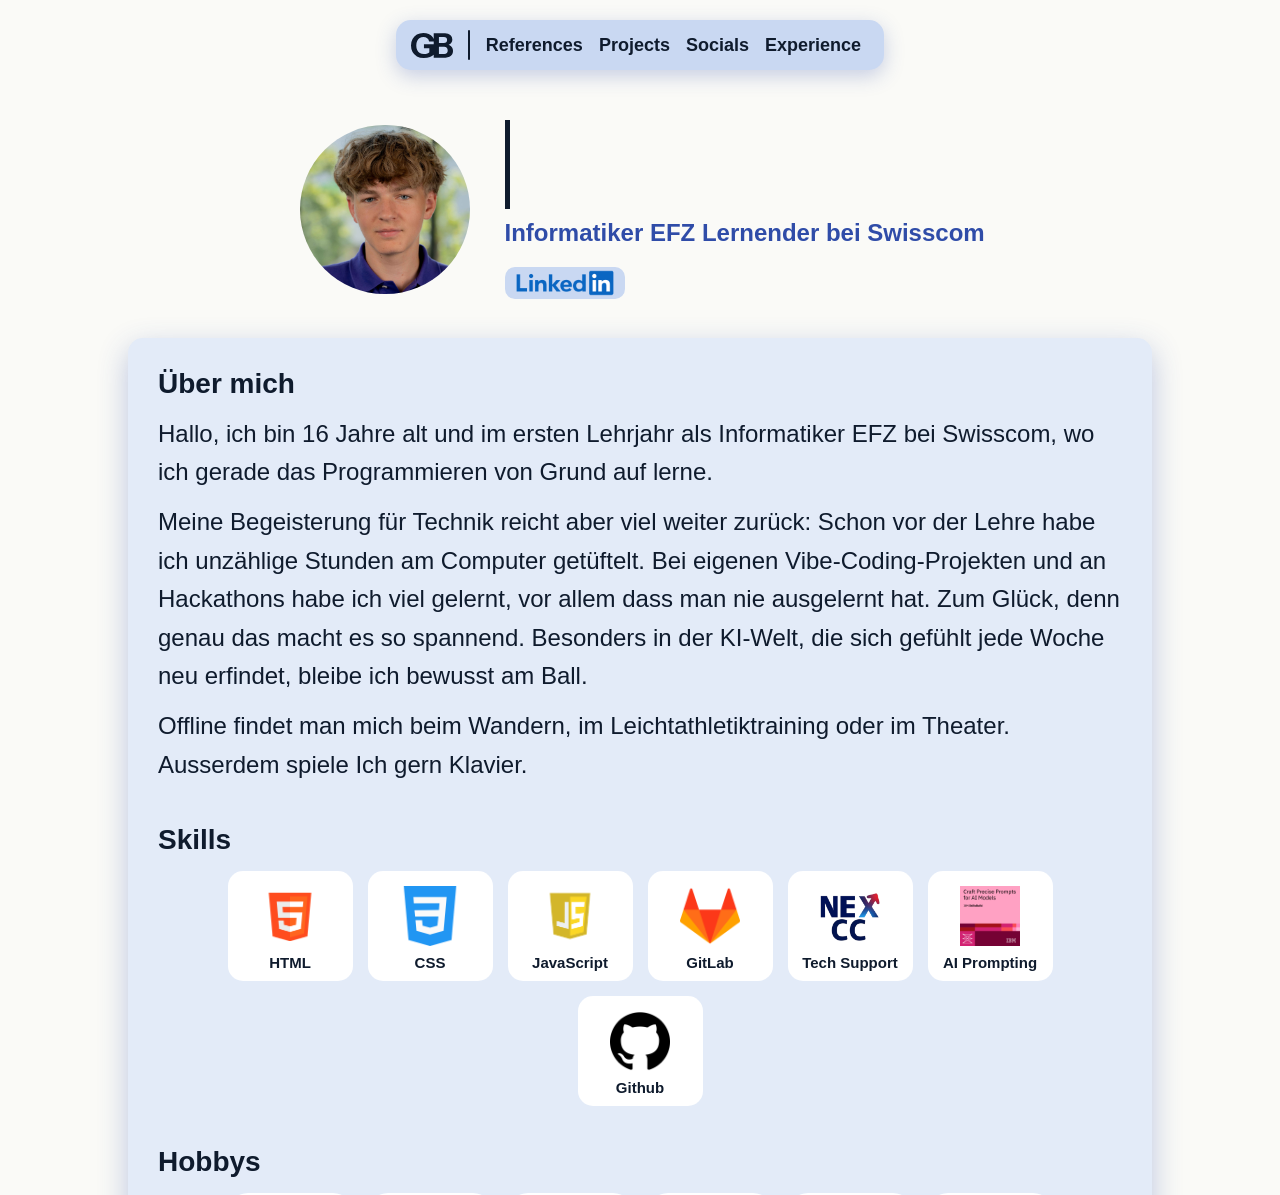
<file: index.html>
<!DOCTYPE html>
<html lang="de">
  <head>
    <meta charset="UTF-8">
    <meta http-equiv="refresh" content="0; url=./html/main.html">
    <title>Weiterleitung…</title>
  </head>
  <body>
    <p><a href="./html/main.html">Zur Website</a></p>
  </body>
</html>
</file>
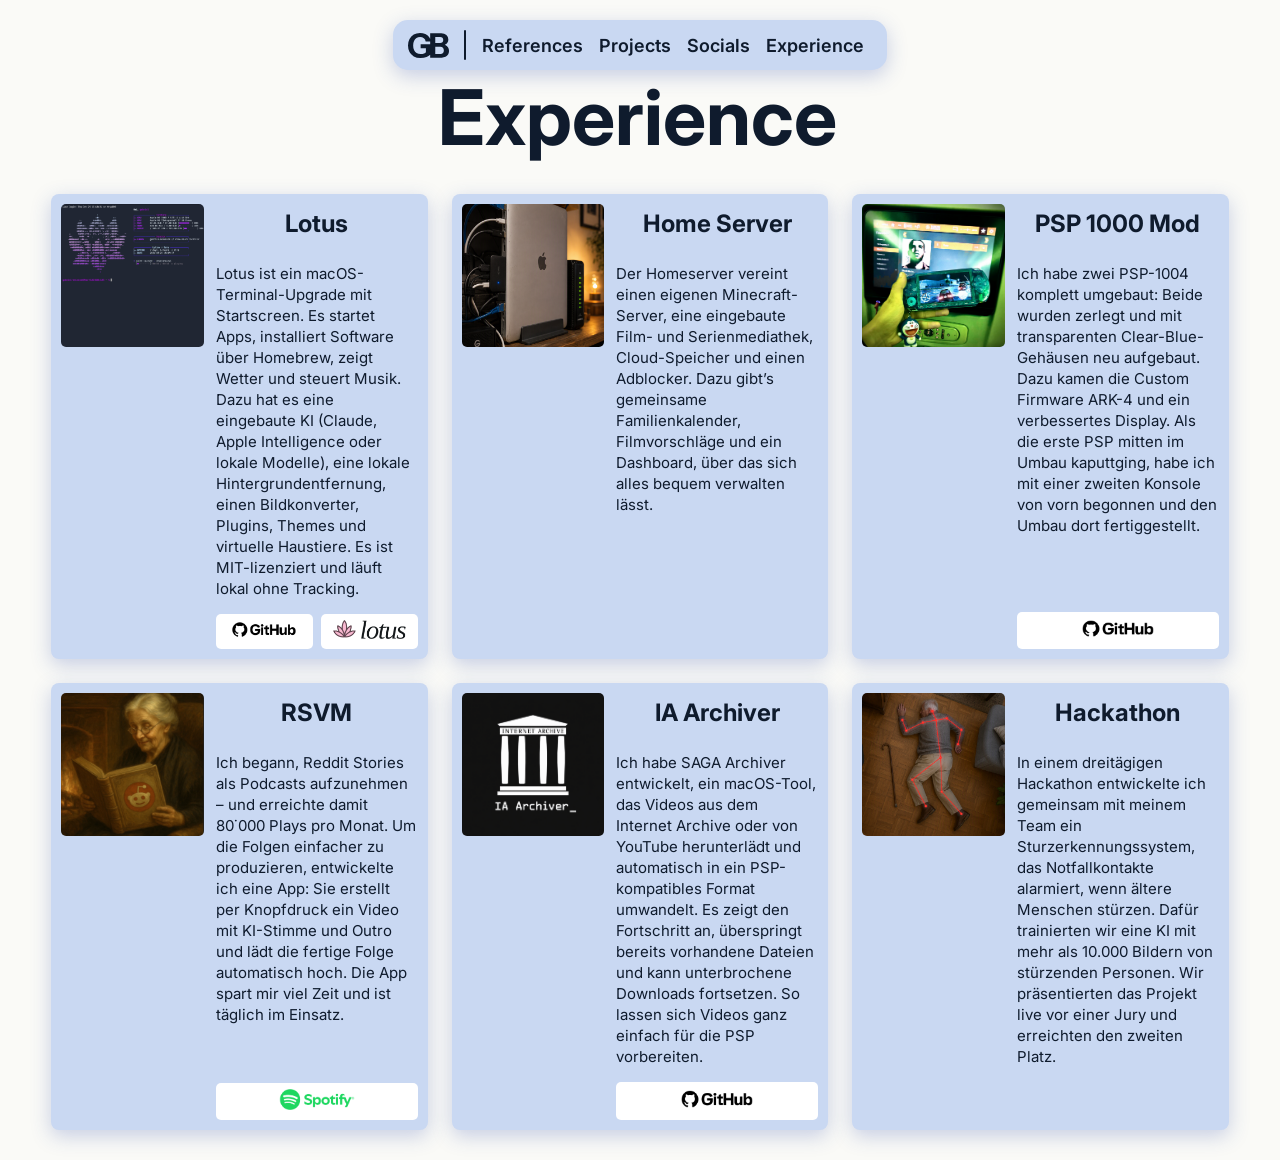
<file: html/exp.html>
<!DOCTYPE html>
<html lang="de">
<head>
  <meta charset="UTF-8">
  <meta name="viewport" content="width=device-width, initial-scale=1.0">
  <title>Gabriel Boekhout</title>
  <link rel="icon" href="../pics/gb.svg">
  <link rel="stylesheet" href="../style.css">
</head>
<body>
  
  <header>
    <div class="header-container">
      <a href="./main.html"><img class="logo" src="../pics/gb.svg" alt="Logo"></a>
      <div class="line"></div>
      <h2 class="header-link"><a href="./refrences.html">References</a></h2>
      <h2 class="header-link"><a href="./project.html">Projects</a></h2>
      <h2 class="header-link"><a href="./socials.html">Socials</a></h2>
      <h2 class="header-link"><a href="./exp.html">Experience</a></h2>
    </div>
  </header>
    <h1 class="typewriter-exp">Experience</h1>
<main class="exp-grid">
  <article class="exp-card">
    <img class="exp-img" src="../pics/exp/lotus.png">
    <div class="exp-info">
    <h2>Lotus</h2>
    <p>Lotus ist ein macOS-Terminal-Upgrade mit Startscreen. Es startet Apps, installiert Software über Homebrew, zeigt Wetter und steuert Musik. Dazu hat es eine eingebaute KI (Claude, Apple Intelligence oder lokale Modelle), eine lokale Hintergrundentfernung, 
    einen Bildkonverter, Plugins, Themes und virtuelle Haustiere. Es ist MIT-lizenziert und läuft lokal ohne Tracking.</p>
    <div class="exp-links">
    <a class="exp-link" href="https://github.com/Fanxy13/homebrew-lotus"><img src="../pics/exp/github-logo.png" width="80%"></a>
    <a class="exp-link" href="https://fanxy13.github.io/homebrew-lotus/"><img src="../pics/exp/lotus-logo.png" width="100%"></a>
    </div>
    </div>
  </article>
 
  <article class="exp-card">
    <img class="exp-img" src="../pics/exp/home-server.png">
    <div class="exp-info">
    <h2>Home Server</h2>
    <p>Der Homeserver vereint einen eigenen Minecraft-Server, eine eingebaute Film- und Serienmediathek, Cloud-Speicher und einen Adblocker. Dazu gibt’s gemeinsame Familienkalender, Filmvorschläge und ein Dashboard, über das sich alles bequem verwalten lässt.</p>
    </div>
  </article>

    <article class="exp-card">
    <img class="exp-img" src="../pics/exp/psp.png">
    <div class="exp-info">
    <h2>PSP 1000 Mod</h2>
    <p>Ich habe zwei PSP-1004 komplett umgebaut: Beide wurden zerlegt und mit transparenten Clear-Blue-Gehäusen neu aufgebaut. Dazu kamen die Custom Firmware ARK-4 und ein verbessertes Display. Als die erste PSP mitten im Umbau kaputtging, habe ich mit einer zweiten Konsole von vorn begonnen und den Umbau dort fertiggestellt.</p>
    <a class="exp-link" href="https://fanxy13.github.io/SAGA-PSP-Documentation/"><img src="../pics/exp/github-logo.png" width="40%"></a>
    </div>
  
  </article>
   <article class="exp-card">
    <img class="exp-img" src="../pics/exp/rsvm.png">
    <div class="exp-info">
    <h2>RSVM</h2>
    <p>Ich begann, Reddit Stories als Podcasts aufzunehmen – und erreichte damit 80˙000 Plays pro Monat. Um die Folgen einfacher zu produzieren, entwickelte ich eine App: Sie erstellt per Knopfdruck ein Video mit KI-Stimme und Outro und lädt die fertige Folge automatisch hoch. Die App spart mir viel Zeit und ist täglich im Einsatz.</p>
    <a class="exp-link" href="https://open.spotify.com/show/0AHnRof4D6r66dbrKmkrb8?si=3ce86b2632e84090"><img src="../pics/exp/spotify.png" width="40%"></a>

    </div>
  </article>

 <article class="exp-card">
    <img class="exp-img" src="../pics/exp/IA Archiver Temple Logo.png">
    <div class="exp-info">
    <h2>IA Archiver</h2>
    <p>Ich habe SAGA Archiver entwickelt, ein macOS-Tool, das Videos aus dem Internet Archive oder von YouTube herunterlädt und automatisch in ein PSP-kompatibles Format umwandelt. Es zeigt den Fortschritt an, überspringt bereits vorhandene Dateien und kann unterbrochene Downloads fortsetzen. So lassen sich Videos ganz einfach für die PSP vorbereiten.
</p>
    <a class="exp-link" href="https://github.com/Fanxy13/saga-archiver"><img src="../pics/exp/github-logo.png" width="40%"></a>
    </div>
  </article>

   <article class="exp-card">
    <img class="exp-img" src="../pics/exp/falling-gramps.png">
    <div class="exp-info">
    <h2>Hackathon</h2>
    <p>In einem dreitägigen Hackathon entwickelte ich gemeinsam mit meinem Team ein Sturzerkennungssystem, das Notfallkontakte alarmiert, wenn ältere Menschen stürzen. Dafür trainierten wir eine KI mit mehr als 10.000 Bildern von stürzenden Personen. Wir präsentierten das Projekt live vor einer Jury und erreichten den zweiten Platz.</p>
    </div>
  </article>
</main>
</body>
</html>
</file>
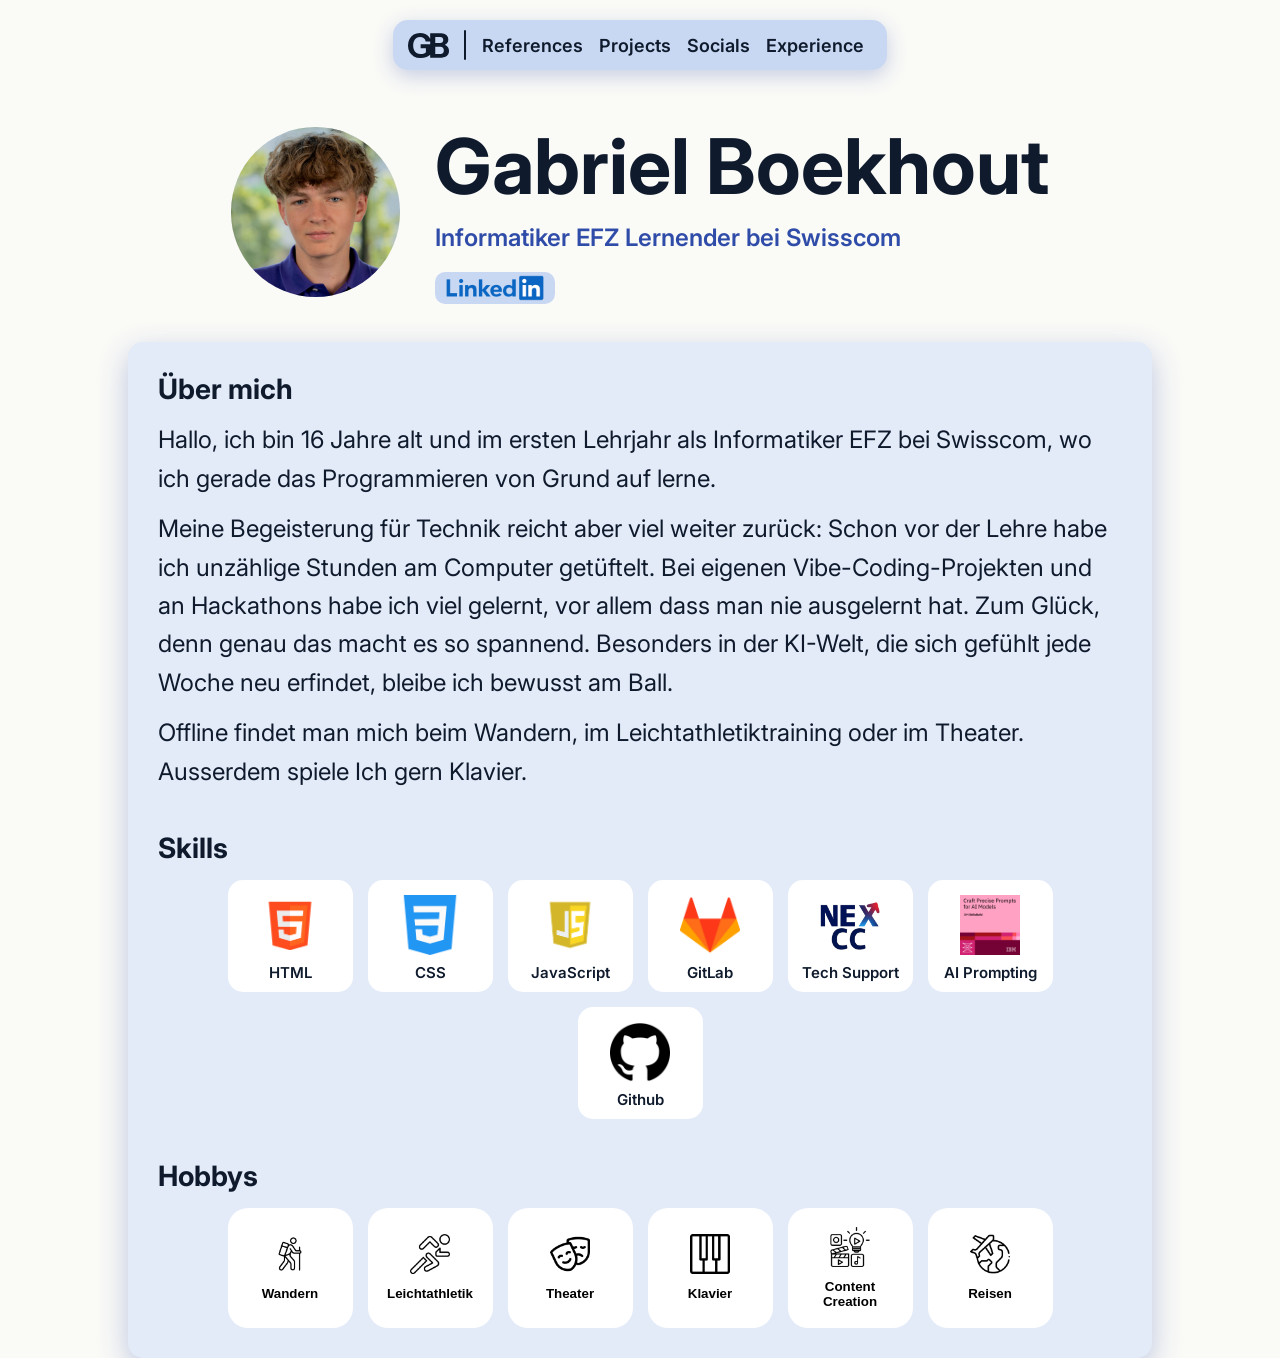
<file: html/main.html>
<!DOCTYPE html>
<html lang="de">
  <head>
    <meta charset="UTF-8">
    <meta name="viewport" content="width=device-width, initial-scale=1.0">
    <title>Gabriel Boekhout</title>
    <link rel="icon" href="../pics/gb.svg">
    <link rel="stylesheet" href="../style.css">
    <script src="../script.js" defer></script>
  </head>
  <body>
    <header>
      <div class="header-container">
        <a href="./main.html"><img class="logo" src="../pics/gb.svg" alt="Logo"></a>
        <div class="line"></div>
        <h2 class="header-link"><a href="./refrences.html">References</a></h2>
        <h2 class="header-link"><a href="./project.html">Projects</a></h2>
        <h2 class="header-link"><a href="./socials.html">Socials</a></h2>
        <h2 class="header-link"><a href="./exp.html">Experience</a></h2>
      </div>
    </header>

    <div class="main">
      <a href="https://github.com/Fanxy13" target="_blank"><img class="pfp" src="../pics/home/GWP-21.jpg" alt="Profilbild"></a>
      <div class="hero-text">
        <h1 class="typewriter-main">Gabriel Boekhout</h1>
        <p class="subtitle">Informatiker EFZ Lernender bei Swisscom</p>
        <a class="button" href="https://www.linkedin.com/in/gabriel-boekhout-2a3560420/" target="_blank"><img src="../pics/home/linkedin.png" width=100vw id="linkedin"></a>
      </div>
    </div>

    <div class="content">
      <h2 class="abtme">Über mich</h2>
      <p class="introduction">
        Hallo, ich bin 16 Jahre alt und im ersten Lehrjahr als Informatiker EFZ bei Swisscom, wo ich gerade das Programmieren von Grund auf lerne.
      </p>
      <p class="introduction">
        Meine Begeisterung für Technik reicht aber viel weiter zurück: Schon vor der Lehre habe ich unzählige Stunden am Computer getüftelt. Bei eigenen Vibe-Coding-Projekten und an Hackathons habe ich viel gelernt, vor allem dass man nie ausgelernt hat.
        Zum Glück, denn genau das macht es so spannend. Besonders in der KI-Welt, die sich gefühlt jede Woche neu erfindet, bleibe ich bewusst am Ball.
      </p>
      <p class="introduction">
      Offline findet man mich beim Wandern, im Leichtathletiktraining oder im Theater. Ausserdem spiele Ich gern Klavier.
      </p>

      <h2 class="skills">Skills</h2>
      <div class="skillsclass">
        <div class="skill">
          <img class="skillicons" src="../pics/home/html5.png" alt="HTML">
          <p>HTML</p>
        </div>
        <div class="skill">
          <img class="skillicons" src="../pics/home/css-3.png" alt="CSS">
          <p>CSS</p>
        </div>
        <div class="skill">
          <img class="skillicons" src="../pics/home/js.png" alt="JavaScript">
          <p>JavaScript</p>
        </div>
        <div class="skill">
          <img class="skillicons" src="../pics/home/gitlab.png" alt="GitLab">
          <p>GitLab</p>
        </div>
        <div class="skill">
          <img class="skillicons" src="../pics/home/nexcc.png" alt="NexCC">
          <p>Tech Support</p>
        </div>
        <div class="skill">
          <img class="skillicons" src="../pics/Badges/ai-prompting-badge.png" alt="AI Prompting">
          <p>AI Prompting</p>
        </div>
        <div class="skill">
          <img class="skillicons" src="../pics/home/github.png" alt="Github">
          <p>Github</p>
        </div>
      </div>

      <h2 class="hobbys-title">Hobbys</h2>
      <div class="hobbys">
        <button class="hobby-b"><span class="hobby" data-dialog="dialog-wandern"><img src="../pics/home/hiking.png" width="40" alt="">Wandern</span></button>
        <button class="hobby-b"><span class="hobby" data-dialog="dialog-leichtathletik"><img src="../pics/home/running.png" width="40" alt="">Leichtathletik</span></button>
        <button class="hobby-b"><span class="hobby" data-dialog="dialog-theater"><img src="../pics/home/theater.png" width="40" alt="">Theater</span></button>
        <button class="hobby-b"><span class="hobby" data-dialog="dialog-piano"><img src="../pics/home/piano.png" width="40" alt="">Klavier</span></button>
        <button class="hobby-b"><span class="hobby" data-dialog="dialog-cc"><img src="../pics/home/creative.png" width="40" alt="">Content Creation</span></button>
        <button class="hobby-b"><span class="hobby" data-dialog="dialog-travel"><img src="../pics/home/traveling.png" width="40" alt="">Reisen</span></button>
      </div>
      <dialog id="dialog-wandern" class="hobby-dialog">
        <form method="dialog"><button class="dialog-close" aria-label="Schliessen">&times;</button></form>
        <div class="dialog-content">
          <div class="dialog-images">
            <img src="../pics/home/wander1.png" alt="Wandern Bild 1">
            <img src="../pics/home/wander2.png" alt="Wandern Bild 2">
          </div>
          <div class="dialog-text">
            <div class="dialog-head"><img src="../pics/home/hiking.png" alt=""><h3>Wandern</h3></div>
            <p>Ich wandere gern, am liebsten mehrere Tage am Stück und von Hütte zu Hütte. Man läuft den ganzen Tag, die Beine werden schwer, und irgendwann taucht hinter einer Kuppe das Dach der Hütte auf. Das ist jedes Mal ein kleiner Glücksmoment. Abends gibt es etwas Warmes zu essen, man sitzt mit Leuten zusammen, die man vorher nicht kannte, und redet über die Route von morgen.</p>
            <p>Gewandert bin ich in ziemlich unterschiedlichen Ländern. In Georgien war ich im Kaukasus unterwegs, wo man oft stundenlang niemanden trifft. In Laos und Thailand ging es durch feuchtwarmen Dschungel, was mit den Alpen wenig zu tun hat, aber seinen eigenen Reiz hat. In Korea gefielen mir die gut ausgebauten Wege und die Tempel unterwegs.</p>
            <p>Trotzdem zieht es mich immer wieder in die Schweiz und nach Österreich. Die Hüttenkultur ist unschlagbar, das Wegnetz top, und ich kann spontan für ein Wochenende losziehen.</p>
            <p>Beim Wandern habe ich gelernt, mir Zeit zu nehmen. Ich plane meine Touren sorgfältig, muss aber damit klarkommen, wenn das Wetter kippt. Das hilft mir auch im Alltag.</p>
            </div>
        </div>
      </dialog>
      <dialog id="dialog-leichtathletik" class="hobby-dialog">
        <form method="dialog"><button class="dialog-close" aria-label="Schliessen">&times;</button></form>
        <div class="dialog-content">
          <div class="dialog-text">
            <div class="dialog-head"><img src="../pics/home/running.png" alt=""><h3>Leichtathletik</h3></div>
            <p>Den ganzen Tag sitze ich als Informatiker vor dem Bildschirm, deshalb brauche ich einen Ausgleich, bei dem ich mich richtig auspowern kann. Das ist für mich die Leichtathletik. Ich trainiere im örtlichen Turnverein, meistens abends nach der Arbeit. Danach bin ich müde, aber der Kopf ist frei.</p>
            <p>Meine Lieblingsdisziplin ist der Hochsprung. Es ist eine Disziplin, in der Technik, Timing und Mut zusammenkommen. Man läuft an, stösst sich ab, und für einen kurzen Moment stimmt alles. Wenn die Latte oben bleibt, ist das jedes Mal ein kleiner Erfolg. Wenn sie fällt, weiss man genau, woran es lag, und versucht es einfach nochmal.</p>
            <p>Gern nehme ich an Turnieren teil. Der Wettkampf motiviert mich, aber fast genauso wichtig sind die Leute dort. Man sieht sich immer wieder, steht zwischen den Versuchen zusammen, redet über Technik, Form und alles Mögliche und feuert sich gegenseitig an. Einige Kollegen kenne ich inzwischen gut.</p>
            <p>Die Leichtathletik hat mir gezeigt, dass man Fortschritte nur mit regelmässigem Training macht. Das gilt für den Sport genauso wie für meine Arbeit.</p>
          </div>
        </div>
      </dialog>
      <dialog id="dialog-theater" class="hobby-dialog">
        <form method="dialog"><button class="dialog-close" aria-label="Schliessen">&times;</button></form>
        <div class="dialog-content">
          <div class="dialog-images">
            <img src="../pics/home/theater1.jpg" alt="Theater Bild 1">
            <img src="../pics/home/theater2.jpg" alt="Theater Bild 2">
          </div>
          <div class="dialog-text">
            <div class="dialog-head"><img src="../pics/home/theater.png" alt=""><h3>Theater</h3></div>
            <p>Ich spiele gern Theater, in einer Gruppe, mit der ich schon ein paar Stücke auf die Bühne gebracht habe. Mal ging es um Märchen, mal um ein ziemlich merkwürdiges Camp. Ich habe dabei anspruchsvolle Rollen übernommen, und genau das reizt mich. Man muss sich in jemanden hineindenken, der ganz anders ist als man selbst, und das dann vor Publikum durchziehen.</p>
            <p>Als Informatiker sitze ich meistens vor dem Bildschirm. Auf der Bühne ist das Gegenteil gefragt: Man steht im Moment, reagiert auf die anderen und kann sich nicht hinter einem Code verstecken. Das macht Spass und kostet manchmal etwas Überwindung, lohnt sich aber jedes Mal.</p>
            <p>Eine der coolsten Erfahrungen war ein Theaterlager in Italien. Dort habe ich andere Theaterbegeisterte getroffen, die aus Lettland, England und vielen weiteren Ländern kamen. Wir haben zusammen geübt, voneinander gelernt und uns über Sprachgrenzen hinweg verstanden, weil auf der Bühne auch ohne perfektes Englisch viel möglich ist.</p>
            <p>Theater hat mir gezeigt, wie wichtig Zusammenspiel ist. Eine Szene funktioniert nur, wenn alle aufeinander achten. Das ist im Team bei der Arbeit nicht anders.</p>
          </div>
        </div>
      </dialog>
      <dialog id="dialog-piano" class="hobby-dialog">
        <form method="dialog"><button class="dialog-close" aria-label="Schliessen">&times;</button></form>
        <div class="dialog-content">
          <div class="dialog-text">
            <div class="dialog-head"><img src="../pics/home/piano.png" alt=""><h3>Klavier</h3></div>
            <p>Früher ging ich in den Klavierunterricht, bis der Schulstress zu gross wurde und ich aufhören musste. Ein paar Jahre später hatte ich plötzlich wieder Lust und habe mir mit YouTube-Tutorials alles selbst wieder beigebracht. Das war mühsamer als mit Lehrer, aber auch ziemlich befriedigend.</p>
            <p>Heute lerne ich regelmässig mit einer App neue Stücke. Oft sind es Songs, die ich auf TikTok sehe oder irgendwo höre und die mir nicht mehr aus dem Kopf gehen. Dann will ich sie unbedingt selbst spielen können. Zuerst klingt es meistens holprig, aber nach ein paar Tagen sitzt die erste Passage, und das motiviert mich weiterzumachen.</p>
            <p>Das Klavier ist für mich ein ruhiger Ausgleich. Statt auf einen Bildschirm zu starren, um etwas zu programmieren, sitze ich davor, um etwas zu spielen, und der Kopf kommt zur Ruhe. Ich habe gelernt, dass man auch nach einer Pause wieder einsteigen kann, wenn man wirklich will. Und dass kleine, regelmässige Schritte mehr bringen als grosse Vorsätze.</p>
          </div>
        </div>
      </dialog>
      <dialog id="dialog-cc" class="hobby-dialog">
        <form method="dialog"><button class="dialog-close" aria-label="Schliessen">&times;</button></form>
        <div class="dialog-content">
          <div class="dialog-images">
            <img src="../pics/home/rsvm.png" alt="Content Creation Bild 1">
             <video class="dialog-video" controls playsinline>
            <source src="../pics/home/KOREA VLOG.MP4" type="video/mp4">
            </video>
          </div>
          <div class="dialog-text">
            <div class="dialog-head"><img src="../pics/home/creative.png" alt=""><h3>Content Creation</h3></div>
            <p>Ich erstelle gern Inhalte, und zwar in verschiedenen Formaten. Am liebsten drehe ich Videos im Hochformat, inspiriert von Chris Heyn Jr. Mich reizt, in wenigen Sekunden eine Idee rüberzubringen und beim Schnitt auf jedes Detail zu achten.</p>
            <p>Daneben betreibe ich einen Podcast, in dem ich Reddit-Storys vertone. Er ist inzwischen ziemlich gross geworden und kommt auf rund 80'000 Plays pro Monat. Dahinter steckt viel Arbeit: Geschichten auswählen, sauber aufnehmen, regelmässig hochladen und dranbleiben, auch wenn die Zahlen mal stagnieren.</p>
            <p>Auf YouTube wollte ich ebenfalls gross werden, und ich habe es mehrmals probiert. Geklappt hat es bisher nicht. Das ärgert mich nicht mehr, denn ich habe dabei viel über Themenwahl, Thumbnails und Publikum gelernt. Und es hat mir gezeigt, dass Erfolg selten beim ersten Versuch kommt.</p>
            <p>Content Creation verbindet für mich Technik und Kreativität. Ich lerne dabei, Ideen umzusetzen, aus Misserfolgen Schlüsse zu ziehen und ein Publikum zu verstehen. Das hilft mir auch in der Arbeit.</p>
          </div>
        </div>
      </dialog>
      <dialog id="dialog-travel" class="hobby-dialog">
        <form method="dialog"><button class="dialog-close" aria-label="Schliessen">&times;</button></form>
        <div class="dialog-content">
          <div class="dialog-images">
            <img src="../pics/home/reisen1.png" alt="Reisen Bild 1">
            <img src="../pics/home/reisen2.png" alt="Reisen Bild 2">
          </div>
          <div class="dialog-text">
            <div class="dialog-head"><img src="../pics/home/traveling.png" alt=""><h3>Reisen</h3></div>
            <p>Ich reise gern um die Welt. Schuld daran sind meine Eltern, die ziemlich abenteuerlustig sind. Als ich 12 war, haben sie mich und meine Geschwister nach Thailand und Laos mitgenommen. Seitdem hat mich das Reisen nicht mehr losgelassen.</p>
            <p>Besonders gefallen mir Orte, die nicht jeder auf dem Schirm hat. Albanien und Georgien zum Beispiel sind wunderschöne Länder, die viel zu wenig Aufmerksamkeit bekommen. Dort ist vieles noch ursprünglicher, und man kommt schnell mit Einheimischen ins Gespräch. Am spannendsten finde ich die Unterschiede zur Schweiz. Es ist jedes Mal interessant zu sehen, wie im Alltag Dinge anders laufen, vom Verkehr über das Essen bis zum Umgang miteinander. Dabei merke ich auch, wie vieles bei uns selbstverständlich ist.</p>
            <p>Reisen ist für mich auch ein Tapetenwechsel zum normalen Arbeitsalltag. Wenn ich 18 bin, will ich noch mehr unterwegs sein, allein oder mit Kollegen.</p>
            <p>Unterwegs lerne ich, offen zu bleiben und mich auf Neues einzulassen. Das hilft mir auch bei der Arbeit.</p>
          </div>
        </div>
      </dialog>
    </div>
  </body>
</html>

<!--Ich han selber die notize gschribe um mir eifacher z mache, isch nöd ai ✌️-->
<!-- ________  ________  ________  ________  ___  _______   ___               ________  ________  ________  _________  ________ ________  ___       ___  ________          ___      ___  _____
|\   ____\|\   __  \|\   __  \|\   __  \|\  \|\  ___ \ |\  \             |\   __  \|\   __  \|\   __  \|\___   ___\\  _____\\   __  \|\  \     |\  \|\   __  \        |\  \    /  /|/ __  \
\ \  \___|\ \  \|\  \ \  \|\ /\ \  \|\  \ \  \ \   __/|\ \  \            \ \  \|\  \ \  \|\  \ \  \|\  \|___ \  \_\ \  \__/\ \  \|\  \ \  \    \ \  \ \  \|\  \       \ \  \  /  / /\/_|\  \
 \ \  \  __\ \   __  \ \   __  \ \   _  _\ \  \ \  \_|/_\ \  \            \ \   ____\ \  \\\  \ \   _  _\   \ \  \ \ \   __\\ \  \\\  \ \  \    \ \  \ \  \\\  \       \ \  \/  / /\|/ \ \  \
  \ \  \|\  \ \  \ \  \ \  \|\  \ \  \\  \\ \  \ \  \_|\ \ \  \____        \ \  \___|\ \  \\\  \ \  \\  \|   \ \  \ \ \  \_| \ \  \\\  \ \  \____\ \  \ \  \\\  \       \ \    / /      \ \  \
   \ \_______\ \__\ \__\ \_______\ \__\\ _\\ \__\ \_______\ \_______\       \ \__\    \ \_______\ \__\\ _\    \ \__\ \ \__\   \ \_______\ \_______\ \__\ \_______\       \ \__/ /        \ \__\
    \|_______|\|__|\|__|\|_______|\|__|\|__|\|__|\|_______|\|_______|        \|__|     \|_______|\|__|\|__|    \|__|  \|__|    \|_______|\|_______|\|__|\|_______|        \|__|/          \|__|
-->
</file>
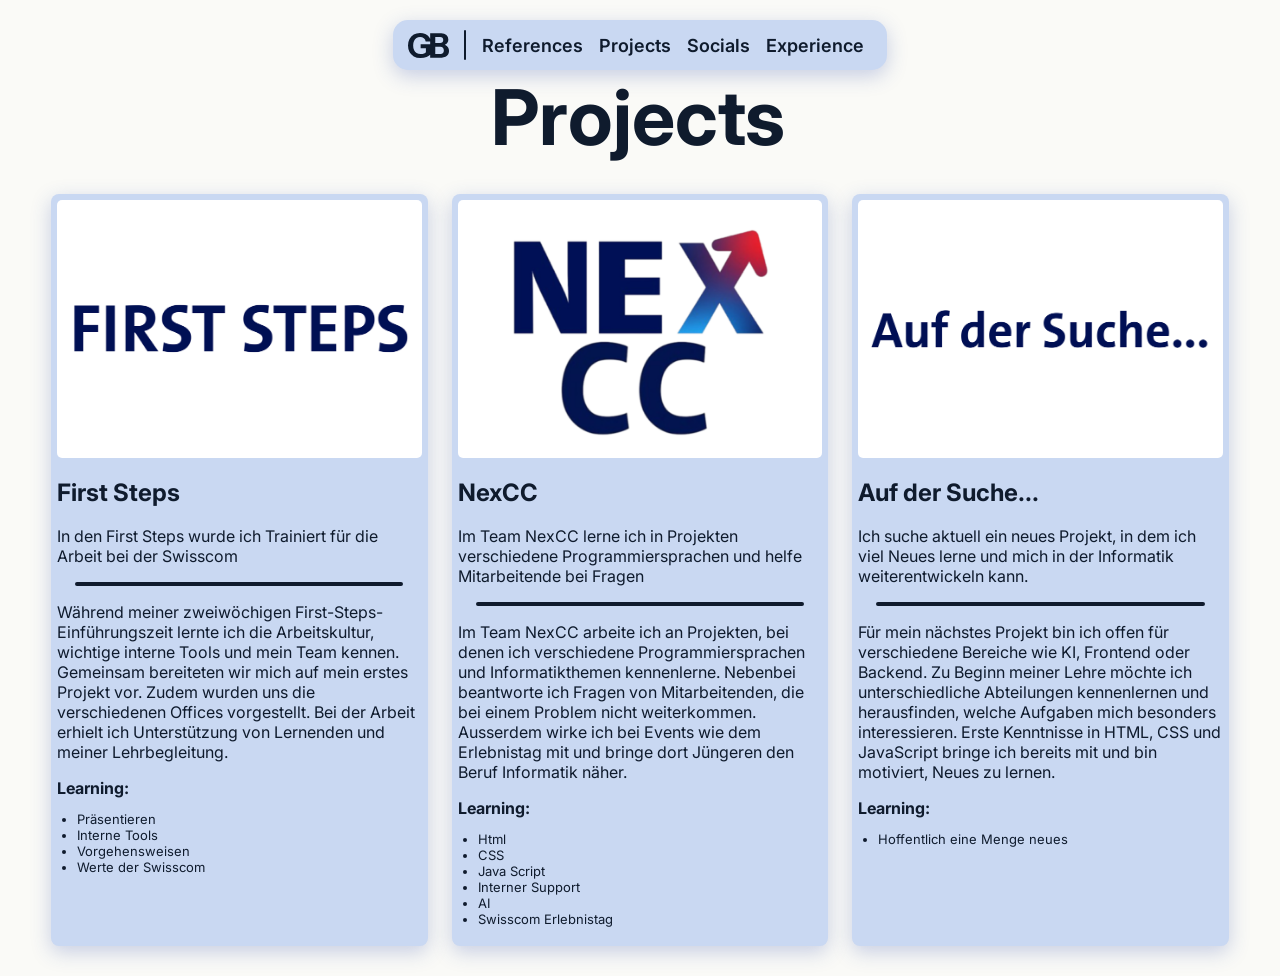
<file: html/project.html>
<!DOCTYPE html>
<html lang="de">
  <head>
    <meta charset="UTF-8">
    <meta name="viewport" content="width=device-width, initial-scale=1.0">
    <title>Gabriel Boekhout</title>
    <link rel="icon" href="../pics/gb.svg">
    <link rel="stylesheet" href="../style.css">
  </head>
  <body>

    <header>
      <div class="header-container">
        <a href="./main.html"><img class="logo" src="../pics/gb.svg" alt="Logo"></a>
        <div class="line"></div>
        <h2 class="header-link"><a href="./refrences.html">References</a></h2>
        <h2 class="header-link"><a href="./project.html">Projects</a></h2>
        <h2 class="header-link"><a href="./socials.html">Socials</a></h2>
        <h2 class="header-link"><a href="./exp.html">Experience</a></h2>
      </div>
    </header>
    <h1 class="typewriter-project">Projects</h1>
    <main class="project-grid">
      <article class="project-card">
        <img class="project-img" src="../pics/proj/first-steps.png" alt="First Steps">
        <div>
          <h1>First Steps</h1>
          <p>In den First Steps wurde ich Trainiert für die Arbeit bei der Swisscom</p>
          <hr class="prj-line">
          <p>Während meiner zweiwöchigen First-Steps-Einführungszeit lernte ich die Arbeitskultur, wichtige interne Tools und mein Team kennen. Gemeinsam bereiteten wir mich auf mein erstes Projekt vor. Zudem wurden uns die verschiedenen Offices vorgestellt. Bei der Arbeit erhielt ich Unterstützung von Lernenden und meiner Lehrbegleitung.</p>
          <div class="project-learning">
            <strong>Learning:</strong>
            <ul class="list1">
              <li>Präsentieren</li>
              <li>Interne Tools</li>
              <li>Vorgehensweisen</li>
              <li>Werte der Swisscom</li>
            </ul>
          </div>
        </div>
      </article>
      <article class="project-card">
        <img class="project-img" src="../pics/proj/nexcc-banner.png">
        <div>
          <h1>NexCC</h1>
          <p>Im Team NexCC lerne ich in Projekten verschiedene Programmiersprachen und helfe Mitarbeitende bei Fragen</p>
          <hr class="prj-line">
          <p>Im Team NexCC arbeite ich an Projekten, bei denen ich verschiedene Programmiersprachen und Informatikthemen kennenlerne. Nebenbei beantworte ich Fragen von Mitarbeitenden, die bei einem Problem nicht weiterkommen. Ausserdem wirke ich bei Events wie dem Erlebnistag mit und bringe dort Jüngeren den Beruf Informatik näher.</p>
          <div class="project-learning">
            <strong>Learning:</strong>
            <ul class="list2">
              <li>Html</li>
              <li>CSS</li>
              <li>Java Script</li>
              <li>Interner Support</li>
              <li>AI</li>
              <li>Swisscom Erlebnistag</li>
            </ul>
        </div>
      </article>
      <article class="project-card">
        <img class="project-img" src="../pics/proj/auf-der-suche.png">
        <div>
          <h1>Auf der Suche...</h1>
          <p>Ich suche aktuell ein neues Projekt, in dem ich viel Neues lerne und mich in der Informatik weiterentwickeln kann.</p>
          <hr class="prj-line">
           <p>Für mein nächstes Projekt bin ich offen für verschiedene Bereiche wie KI, Frontend oder Backend. Zu Beginn meiner Lehre möchte ich unterschiedliche Abteilungen kennenlernen und herausfinden, welche Aufgaben mich besonders interessieren. Erste Kenntnisse in HTML, CSS und JavaScript bringe ich bereits mit und bin motiviert, Neues zu lernen.</p>
          <div class="project-learning">
            <strong>Learning:</strong>
            <ul class="list3">
              <li>Hoffentlich eine Menge neues</li>
           
            </ul>
        </div>
      </article>

    </main>
    </div>
  </body>
</html>
</file>
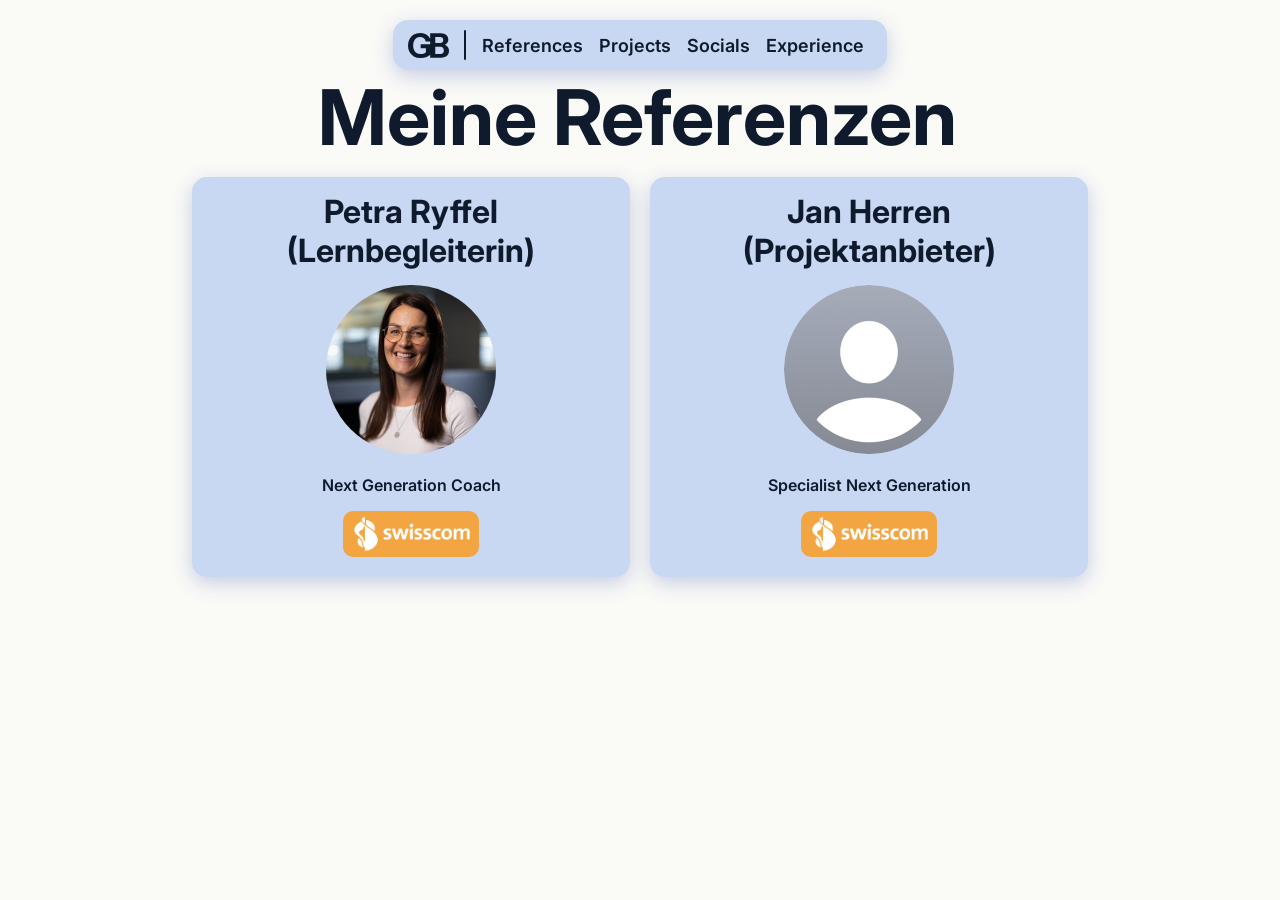
<file: html/refrences.html>
<!DOCTYPE html>
<html lang="en">

  <head>
    <meta charset="UTF-8">
    <meta name="viewport" content="width=device-width, initial-scale=1.0">
    <title>Gabriel Boekhout</title>
    <link rel="icon" href="../pics/gb.svg">
    <link rel="Stylesheet" href="../style.css">
  </head>

  <body class="body-ref">

  <header>
    <div class="header-container">
      <a href="./main.html"><img class="logo" src="../pics/gb.svg" alt="Logo"></a>
      <div class="line"></div>
      <h2 class="header-link"><a href="./refrences.html">References</a></h2>
      <h2 class="header-link"><a href="./project.html">Projects</a></h2>
      <h2 class="header-link"><a href="./socials.html">Socials</a></h2>
      <h2 class="header-link"><a href="./exp.html">Experience</a></h2>
    </div>
  </header>
  <h1 class="typewriter-ref">Meine Referenzen</h1>
  <div class="refrence-boxes">
  <div>
    <h1 class="ref-name">Petra Ryffel (Lernbegleiterin)</h1>
    <img class="pfp" style="border-radius: 100%;" src="../pics/ref/petra-pfp.png" height="30%">
    <p class="info-txt">Next Generation Coach</p>
    <a href="https://neli.swisscom.com/profile/68de3b2126918f3737350707/detail?activeTab=info" class="neli"><img src="../pics/ref/swisscom.png" id="swisscom"></a>
  </div>


  <div>
    <h1 class="ref-name">Jan Herren (Projektanbieter)</h1>
    <img class="pfp" style="border-radius: 100%;" src="../pics/ref/nopfp.png" id="jan-pfp" height="30%">
    <p class="info-txt">Specialist Next Generation</p>
     <a href="https://neli.swisscom.com/profile/6900710b3f5cbc9395c13827/detail?activeTab=info" class="neli" type="button"><img src="../pics/ref/swisscom.png" id="swisscom"></a>
  </div>
</div>
  </body>

</html>
</file>
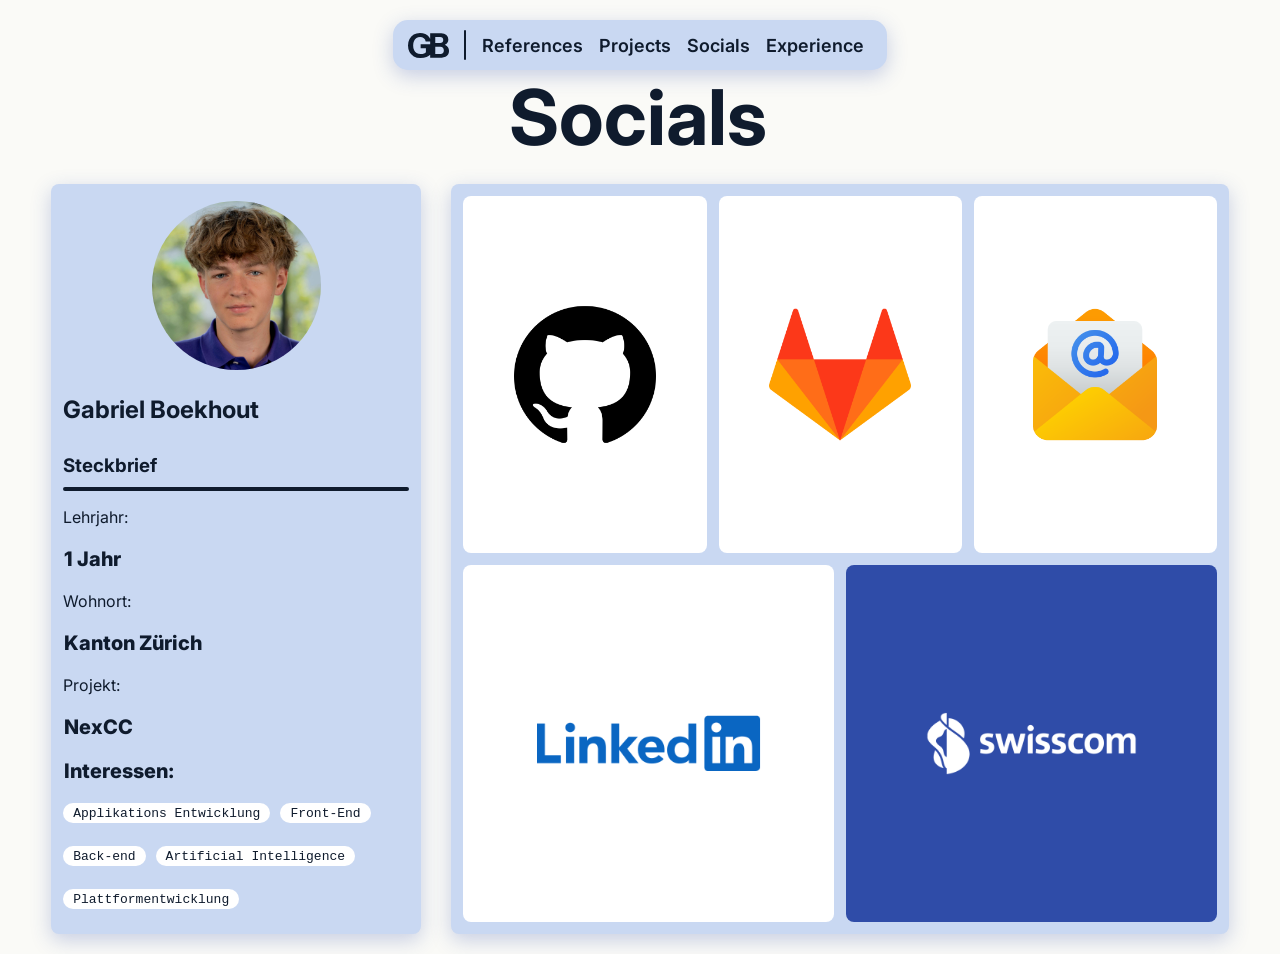
<file: html/socials.html>
<!DOCTYPE html>
<html lang="de">
<head>
  <meta charset="UTF-8">
  <meta name="viewport" content="width=device-width, initial-scale=1.0">
  <title>Gabriel Boekhout</title>
  <link rel="icon" href="../pics/gb.svg">
  <link rel="stylesheet" href="../style.css">
</head>
<body>

  <header>
    <div class="header-container">
      <a href="./main.html"><img class="logo" src="../pics/gb.svg" alt="Logo"></a>
      <div class="line"></div>
      <h2 class="header-link"><a href="./refrences.html">References</a></h2>
      <h2 class="header-link"><a href="./project.html">Projects</a></h2>
      <h2 class="header-link"><a href="./socials.html">Socials</a></h2>
      <h2 class="header-link"><a href="./exp.html">Experience</a></h2>
    </div>
  </header>

  <h1 class="typewriter-socials">Socials</h1>
  <div class="socials-layout">
    <aside class="profile-card">
    <img class="pfp2" src="../pics/home/GWP-21.jpg">
    <h2>Gabriel Boekhout</h2>
    <h3>Steckbrief</h3>
    <hr class="info-line">
    <p class="klein">Lehrjahr:</p>
    <p class="dick">1 Jahr</p>
    <p class="klein">Wohnort:</p>
    <p class="dick">Kanton Zürich</p>
    <p class="klein">Projekt:</p>
    <p class="dick">NexCC</p>

    <p class="dick">Interessen:</p>
    <div class="intrest">
      <p class="w-bg">Applikations Entwicklung</p>
      <p class="w-bg">Front-End</p>
      <p class="w-bg">Back-end</p>
      <p class="w-bg">Artificial Intelligence</p>
      <p class="w-bg">Plattformentwicklung</p>
        </div>

    </aside>
    <section class="social-grid">
      <a class="tile-up" href="https://github.com/Fanxy13" target="_blank">
      <img src="../pics/home/github.png" alt="Github">
      </a>
      <a class="tile-up" href="https://code.swisscom.com/Gabriel.Boekhout" target="_blank">
      <img src="../pics/home/gitlab.png" alt="GitLab">
      </a>
      <a class="tile-up" href="mailto:gabriel.boekhout@swisscom.com">
      <img src="../pics/socials/mail.png" alt="Email">
      </a>
            </a>
      <a class="tile-down" href="https://www.linkedin.com/in/gabriel-boekhout-2a3560420/">
      <img src="../pics/home/linkedin.png" alt="linkedin">
      </a>
            </a>
      <a class="tile-down" id="blue-tile" href="https://neli.swisscom.com/profile/%5Bme%5D/detail?activeTab=info">
      <img src="../pics/ref/swisscom.png" alt="neli">
      </a>
    </section>
  </div>
  
  </div>

</body>
</html>
</file>
<file: style.css>
/* font */
@import url("https://fonts.googleapis.com/css2?family=Inter:wght@400;600;700&display=swap");
/* Allgemeine einstellungen */

* {
  box-sizing: border-box;
}

body {
  margin: 0;
  background-color: #fafaf7;
  color: #0f1b2d;
  font-family: "Inter", sans-serif;
  font-weight: 400;
}

a {
  color: #0f1b2d;
  text-decoration: none;
  font-weight: 600;
}

/* Header und Navigation */

header {
  display: flex;
  justify-content: center;
  align-items: center;

  width: fit-content;
  max-width: 95%;
  min-height: 50px;
  margin: 20px auto 0;
  padding: 0 15px;

  background-color: #c9d8f2;
  border-radius: 15px;
  box-shadow: 0 6px 20px #2f4ca840;
}

.header-container {
  display: flex;
  flex-wrap: wrap;
  justify-content: center;
  align-items: center;
}

.header-link {
  margin: 0 8px;
  font-size: 18px;
  transition: 0.3s;
}

.header-link:hover {
  opacity: 0.5;
  transform: scale(1.1);
}

.line {
  width: 2px;
  height: 30px;
  margin-right: 8px;

  background-color: #0f1b2d;
  border-radius: 2px;
}

.logo {
  display: block;
  height: 25px;
  margin-right: 15px;
  transition: 0.3s;
}

.logo:hover {
  opacity: 0.5;
  transform: scale(1.1);
}

/* Startseite oben (Bild und Name) */

.main {
  display: flex;
  justify-content: center;
  align-items: center;
  gap: 30px;

  margin: 50px 5% 0;
}

.hero-text {
  display: flex;
  flex-direction: column;
  align-items: flex-start;
}
/*-------------alle type writer animationen------------*/
.typewriter-main {
  max-width: 16ch;
  margin: 0;

  overflow: hidden;
  border-right: 5px solid transparent;
  white-space: nowrap;

  color: #0f1b2d;
  font-size: clamp(32px, 6vw, 80px);
  font-weight: 700;

  /* "Gabriel Boekhout = 16 Zeichen steps(16) */
  animation:
    typing-main 2s steps(16),
    cursor-main 0.5s step-end 8;
}
@keyframes typing-main {
  from {
    max-width: 0;
  }
  to {
    max-width: 16ch;
  }
}
@keyframes cursor-main {
  0% {
    border-color: #0f1b2d;
  }
  50% {
    border-color: transparent;
  }
}

.typewriter-exp {
  max-width: 10ch;

  margin: 1px auto;
  text-align: center;

  overflow: hidden;
  border-right: 5px solid transparent;
  white-space: nowrap;

  color: #0f1b2d;
  font-size: clamp(32px, 6vw, 80px);
  font-weight: 700;

  animation:
    typing-exp 2s steps(15),
    cursor-exp 0.5s step-end 10;
}
@keyframes typing-exp {
  from {
    max-width: 0;
  }
  to {
    max-width: 10ch;
  }
}
@keyframes cursor-exp {
  0% {
    border-color: #0f1b2d;
  }
  50% {
    border-color: transparent;
  }
}

.typewriter-project {
  max-width: 6ch;
  margin: 1px auto;
  text-align: center;
  justify-content: center;
  text-align: center;
  overflow: hidden;
  border-right: 5px solid transparent;
  white-space: nowrap;

  color: #0f1b2d;
  font-size: clamp(32px, 6vw, 80px);
  font-weight: 700;

  /* "Gabriel Boekhout = 16 Zeichen steps(16) */
  animation:
    typing-project 2s steps(15),
    cursor-project 0.5s step-end 5;
}
@keyframes typing-project {
  from {
    max-width: 0;
  }
  to {
    max-width: 8ch;
  }
}
@keyframes cursor-project {
  0% {
    border-color: #0f1b2d;
  }
  50% {
    border-color: transparent;
  }
}

.typewriter-ref {
  max-width: 15ch;
  margin: 1px auto;
  text-align: center;
  overflow: hidden;
  border-right: 5px solid transparent;
  white-space: nowrap;

  color: #0f1b2d;
  font-size: clamp(32px, 6vw, 80px);
  font-weight: 700;

  /* "Gabriel Boekhout = 16 Zeichen steps(16) */
  animation:
    typing 2s steps(16),
    cursor 0.5s step-end 8;
}

@keyframes typing {
  from {
    max-width: 0;
  }

  to {
    max-width: 15ch;
  }
}

@keyframes cursor {
  0% {
    border-color: #0f1b2d;
  }

  50% {
    border-color: transparent;
  }
}
.typewriter-socials {
  max-width: 7ch;
  margin: 1px auto;
  text-align: center;
  overflow: hidden;
  border-right: 5px solid transparent;
  white-space: nowrap;

  color: #0f1b2d;
  font-size: clamp(32px, 6vw, 80px);
  font-weight: 700;

  /* "Gabriel Boekhout = 16 Zeichen steps(16) */
  animation:
    typing 2s steps(16),
    cursor 0.5s step-end 8;
}

@keyframes typing {
  from {
    max-width: 0;
  }

  to {
    max-width: 7ch;
  }
}

@keyframes cursor {
  0% {
    border-color: #0f1b2d;
  }

  50% {
    border-color: transparent;
  }
}

.subtitle {
  margin: 10px 0 20px;
  color: #2f4ca8;
  font-size: clamp(16px, 2vw, 24px);
  font-weight: 600;
}

.button {
  display: inline-block;
  padding: 1px 10px;
  background-color: #c9d8f2;
  border-radius: 10px;
  transition: 0.3s;
}
.hobby-b {
  border: none;
  padding: 0;
  opacity: 1;
  background-color: #e3ebf8;
}

#linkedin {
  display: flex;
}

.button:hover {
  background-color: #f2a541;
  transform: scale(1.05);
}

/* Profilbild */

.pfp {
  display: block;
  width: clamp(110px, 14vw, 200px);
  height: clamp(110px, 14vw, 200px);
  padding: 5px;

  object-fit: cover;
  border-radius: 50%;
  transition: 0.3s;
}

.pfp:hover {
  background-color: #f2a541;
  box-shadow: 0 10px 30px #2f4ca84d;
  transform: scale(1.05);
}

/* Inhaltsbox */

.content {
  margin-left: 10%;
  margin-right: 10%;
  padding: 30px;
  margin-top: 3%;
  background-color: #e3ebf8;
  border-radius: 15px;
  box-shadow: 0 10px 30px rgba(47, 76, 168, 0.3);
  max-height: fit-content;
}

/* Überschriften in der Box */

.abtme,
.skills,
.hobbys-title {
  margin: 0 0 15px;
  font-size: 28px;
  font-weight: 700;
}

.skills,
.hobbys-title {
  margin-top: 40px;
}

/* Über mich */

.introduction {
  margin: 0 0 12px;
  font-size: 150%;
  line-height: 1.6;
}

/* Skills */

.skillsclass {
  display: flex;
  flex-wrap: wrap;
  justify-content: center;
  gap: 15px;
}

.skill {
  width: 125px;
  padding: 15px 10px 10px;
  background-color: #ffffff;
  border-radius: 15px;
  text-align: center;
  transition: 0.3s;
}

.skill:hover {
  background-color: #f2a541;
  transform: translateY(-5px);
}

.skillicons {
  display: block;
  width: 60px;
  height: 60px;
  margin: 0 auto 8px;
  object-fit: contain;
}

.skill p {
  margin: 0;
  font-size: 15px;
  font-weight: 600;
}

/* hobbys */

.hobbys {
  display: flex;
  gap: 15px;
  align-items: center;
  justify-content: center;
}

.hobby {
  padding: 8px 15px;
  background-color: #ffffff;
  border-radius: 20px;
  font-weight: 600;
  align-items: center;
  justify-content: center;
  flex-direction: column;
  text-align: center;
  gap: 12px;
  width: 125px;
  height: 120px;
  display: flex;
  cursor: pointer;
}
.hobby:hover {
  transform: translateY(-5px);
  transition-duration: 300ms;
  background-color: #f2a541;
}

/* Footer */

footer {
  text-align: center;
  padding: 3px;
  background-color: #c9d8f2;
  border-radius: 10px;

  margin-top: 85px;
}
.hobby {
  cursor: pointer;
}
.hobby-dialog {
  position: fixed;
  width: 92%;
  max-width: 860px;
  max-height: 88vh;
  padding: 0;
  overflow: hidden;
  border: none;
  border-radius: 24px;
  background-color: #fafaf7;
  color: #0f1b2d;
  box-shadow:
    0 30px 80px rgba(15, 27, 45, 0.35),
    0 0 0 1px #c9d8f2;
}



.dialog-close {
  position: absolute;
  top: 14px;
  right: 14px;
  z-index: 2;
  display: flex;
  align-items: center;
  justify-content: center;
  width: 36px;
  height: 36px;
  padding: 0 0 3px;
  border: none;
  border-radius: 50%;
  background-color: #c9d8f2;
  color: #0f1b2d;
  font-family: inherit;
  font-size: 22px;
  line-height: 1;
  cursor: pointer;
  transition: 0.3s;
}
.dialog-close:hover {
  background-color: #f2a541;
}

.dialog-content {
  display: flex;
  align-items: flex-start;
  gap: 32px;
  max-height: 88vh;
  padding: 32px;
  overflow-y: auto;
  scrollbar-width: thin;
  scrollbar-color: #0f1b2d transparent;
}
.dialog-images {
  position: sticky;
  top: 0;
  display: flex;
  flex: 0 0 40%;
  flex-direction: column;
  gap: 100px;

}
.dialog-images img,
.dialog-video {
  display: block;
  width: 100%;
  border-radius: 16px;
  box-shadow: 0 8px 24px #2f4ca83d;
  object-fit: cover;
  background-color: #e3ebf8;
}
.dialog-images img {
  aspect-ratio: 1 / 1;
}
.dialog-images img:nth-child(odd) {
  transform: rotate(-1.5deg);
}
.dialog-images img:nth-child(even) {
  transform: rotate(1.5deg);
}
.dialog-video {
  max-height: 260px;
  background-color: #0f1b2d;
}

.dialog-text {
  flex: 1;
  min-width: 0;
  padding-right: 30px;
}
.dialog-head {
  display: flex;
  align-items: center;
  gap: 14px;
  margin-bottom: 22px;
  padding-bottom: 16px;
  border-bottom: 3px solid #f2a541;
}
.dialog-head img {
  width: 44px;
  height: 44px;
  padding: 8px;
  border-radius: 12px;
  background-color: #c9d8f2;
  object-fit: contain;
}
.dialog-text h3 {
  margin: 0;
  font-size: 30px;
  font-weight: 700;
}
.dialog-text p {
  margin: 0 0 14px;
  font-size: 16px;
  line-height: 1.7;
}

.dialog-text p:last-child {
  margin-bottom: 0;
}

/* ---------- Refrenzen TAB----- */
.refrence-boxes {
  margin-left: 15vw;
  margin-right: 15vw;
  margin-top: 1%;
  display: flex;
  flex-direction: row;
  justify-content: center;
  gap: 20px;
}
.info-txt {
  font-family: inter;
  color: #0f1b2d;
  margin-inline: 15px;
  font-weight: 600;
}

#swisscom {
  width: 10vw;
  justify-content: center;
  display: flex;
  margin-left: 1%;
  border-radius: 10px;
}

.refrence-boxes > div {
  background-color: #c9d8f2;
  flex: 1;
  text-align: center;
  align-items: center;
  justify-content: center;
  border-radius: 15px;
  align-items: center;
  justify-content: center;
  flex-direction: column;
  display: flex;
  height: 400px;
  box-shadow: 0 6px 20px #2f4ca840;
}

.ref-name {
  color: #0f1b2d;
  margin: 10px;
}

/*inhalt von ref-boxen*/
#petra-pfp {
  border-radius: 15px;
  width: 22vw;
}
#jan-pfp {
  border-radius: 15px;
}

/* Referenzen und Projekte */

.refheader {
  color: #0f1b2d;
  font-size: 4vw;
  text-align: center;
}

.flex {
  display: flex;
  justify-content: center;
  gap: 20px;
}

.block {
  width: 500px;
  padding: 3% 0 2.5%;
  background-color: #2f4ca8;
  border-radius: 15px;
}

.big {
  margin-top: 0;
  margin-bottom: 5%;

  font-size: 3vw;
  text-align: center;
}

.img {
  width: 95%;
  padding: 0 2.5%;
}

.text {
  margin: 0 5px;
  text-align: center;
}

/*Von website geklaut nicht selber programmiert (https://dev.to/webdeasy/top-20-css-buttons-animations-f41)*/
a.neli {
  display: inline-flex;
  align-items: center;
  padding: 4px;
  position: relative;
  border-radius: 10px;
  background: #f2a541;
  transition:
  box-shadow 0.3s ease,
  transform 0.3s ease;
  isolation: isolate;
    margin-bottom: 15px;
}
a.neli::before {
  content: "";
  position: absolute;
  inset: -4px;
  z-index: -1;
  border-radius: inherit;
  background: linear-gradient(45deg, #002bff, #ff0000);
  filter: blur(8px);
  opacity: 0;
  transition: opacity 0.3s ease;
}

a.neli:hover::before {
  opacity: 1;
}

a.neli:hover {
  box-shadow: 0 0 12px 4px red;
  transform: scale(1.04);
}

/*======== Experience tab ============*/
h2.typewriter {
  margin: 1px auto;
  text-align: center;
}

.exp-grid {
  display: grid;
  grid-template-columns: repeat(3, minmax(0, 1fr));
  gap: 24px;
  margin: 30px 4%;
}

.exp-card {
  display: flex;
  gap: 12px;
  min-width: 0;
  padding: 10px;
  background-color: #c9d8f2;
  border-radius: 8px;
  box-shadow: 0 6px 20px #2f4ca840;
}

.exp-img {
  width: 40%;
  flex: 0 0 40%;
  object-fit: cover;
  border-radius: 5px;
  height: auto;
  align-self: flex-start;
  aspect-ratio: 1 / 1;
}

.exp-info {
  display: flex;
  flex: 1;
  min-width: 0;
  flex-direction: column;
}

.exp-info h2 {
  margin: 5px 0 10px;
  text-align: center;
}

.exp-info p {
  font-size: 15px;
  line-height: 1.4;
}

.exp-link {
  margin-top: auto;
  padding: 6px;
  background-color: white;
  border-radius: 5px;
  text-align: center;
}
.exp-links {
  display: flex;
  gap: 8px;
  margin-top: auto;
}
.exp-links .exp-link {
  flex: 1;
  gap: 8px;
  margin-top: auto;
}
.exp-link:hover {
  background-color: #f2a541;
  transition: 0.3s;
}

/* ======= Projekte ======== */
.project-grid {
  display: grid;
  grid-template-columns: repeat(3, minmax(0, 1fr));
  gap: 24px;
  margin: 30px 4%;
}
.project-card {
  display: flex;
  flex-direction: column;
  gap: 0px;
  min-width: 0;
  min-height: 420px;
  padding: 6px;
  background-color: #c9d8f2;
  border-radius: 8px;
  box-shadow: 0 6px 20px #2f4ca840;
}
.project-img {
  display: block;
  flex-direction: column;
  width: 100%;
  flex: 0 0 145px;
  object-fit: contain;
  border-radius: 5px;
  height: auto;
  align-self: stretch;
}

.project-info h2 {
  margin: 0 0 3px;
  text-align: left;
  font-size: 16px;
  font-family:
    system-ui,
    -apple-system,
    BlinkMacSystemFont,
    "Segoe UI",
    Roboto,
    Oxygen,
    Ubuntu,
    Cantarell,
    "Open Sans",
    "Helvetica Neue",
    sans-serif;
}
.prj-line {
  width: 90%;
  border: 2px solid #0f1b2d;
  border-radius: 10px;
}

.project-info p {
  margin: 0 0 4px;
  font-size: 15px;
  line-height: 1.2;
}
.project-learning {
  margin-top: auto;
}
.project-learning ul {
  margin: 9;
  padding-left: 10px;
  font-size: 13px;
}

.project-link {
  margin-top: auto;
  padding: 6px;
  background-color: white;
  border-radius: 5px;
  text-align: center;
}
.project-links {
  display: flex;
  gap: 8px;
  margin-top: auto;
}
.project-links .exp-link {
  flex: 1;
  gap: 8px;
  margin-top: auto;
}
.project-link:hover {
  background-color: #f2a541;
  transition: 0.3s;
}
.list1 {
  margin-left: 10px;
}
.list2 {
  margin-left: 10px;
}
.list3 {
  margin-left: 10px;
}

/* Iframe */

.iframe {
  margin-top: 50px;
}

/* unnötige Einstellungen */

::selection {
  background-color: #0f1b2d;
  color: white;
}

::-webkit-scrollbar {
  width: 8px;
}

::-webkit-scrollbar-thumb {
  background-color: #0f1b2d;
  border-radius: 10px;
}

::-webkit-scrollbar-track {
  background-color: #fafaf7;
}

/*=============== socials ================*/
.socials-layout {
  display: grid;
  grid-template-columns: 1fr 2.1fr;
  gap: 30px;
  margin: 20px 4%;
}
.profile-card,
.social-grid {
  padding: 12px;
  background-color: #c9d8f2;
  border-radius: 8px;
  box-shadow: 0 6px 20px #2f4ca840;
}
.profile-card h3 {
  margin: 30px 0 10px;
}
.tags {
  display: flex;
  gap: 12px;
  flex-wrap: wrap;
}
.tags span {
  padding: 8px 16px;
  background: #fff;
  border-radius: 6px;
  font-weight: 700;
}

.social-grid {
  display: grid;
  grid-template-columns: repeat(6, 1fr);
  gap: 12px;
}
.tile-up {
  grid-column: span 2;
  display: flex;
  flex-direction: column;
  align-items: center;
  justify-content: center;
  gap: 10px;
  min-height: 330px;
  padding: 20px;
  background: #fff;
  border-radius: 8px;
  font-size: 28px;
  font-weight: 700;
  transition: 0.3s;
}
.tile-down {
  grid-column: span 3;
  display: flex;
  flex-direction: column;
  align-items: center;
  justify-content: center;
  gap: 10px;
  min-height: 330px;
  padding: 20px;
  background: #fff;
  border-radius: 8px;
  font-size: 28px;
  font-weight: 700;
  transition: 0.3s;
}
.tile-up img {
  max-width: 70%;
  max-height: 190px;
  object-fit: contain;
}
.tile-down img {
  max-width: 70%;
  max-height: 190px;
  object-fit: contain;
}
.tile-up:hover {
  background-color: #f2a541;
  transform: translateY(-5px);
}
.tile-down:hover {
  background-color: #f2a541;
  transform: translateY(-5px);
}
#blue-tile {
  background: #2f4ca8;
}

.pfp2 {
  width: clamp(110px, 14vw, 200px);
  height: clamp(110px, 14vw, 200px);
  padding: 5px;
  margin: auto;
  display: block;
  object-fit: cover;
  border-radius: 50%;
  transition: 0.3s;
}

.pfp2:hover {
  background-color: #f2a541;
  box-shadow: 0 10px 30px #2f4ca84d;
  transform: scale(1.05);
}
.dick {
  font-size: 20px;
  font-weight: 800;
  margin-inline: 1px;
}
.klein {
}
.w-bg {
  font-family: monospace;
  display: flex;
  flex-wrap: wrap;
  gap: 10px;
  align-items: center;
  background-color: #ffffff;
  padding-inline: 10px;
  border-radius: 10px;
  font-weight: 500px;
  font-size: 13px;
  margin-top: 0px;
  height: 20px;
  color: #0f1b2d;
}
.intrest {
  display: flex;
  flex-wrap: wrap;
  gap: 10px;
  align-items: center;
}

.info-line {
  border: 2px solid #0f1b2d;
  border-radius: 10px;
}

/*==================== handy =========== */
@media (max-width: 800px) {
  header {
    padding: 0 10px;
  }

  .header-link {
    margin: 0 4px;
    font-size: 13px;
  }

  .logo {
    margin-right: 8px;
  }

  .line {
    margin-right: 5px;
  }

  .main {
    flex-direction: column;
    gap: 15px;
    text-align: center;
  }

  .hero-text {
    align-items: center;
  }

  .content {
    padding: 20px;
    background-color: #e3ebf8;
  }

  .introduction {
    font-size: 16px;
  }

  .hobbys {
    flex-wrap: wrap;
  }

  h2.typewriter {
    margin-top: 10px;
  }
  .refrence-boxes {
    justify-content: center;
    display: flex;
    flex-direction: column;
    margin-left: 5vw;
    margin-right: 5vw;
  }
  /*a.neli {
    border-radius: 10px;
    width: 180px;
    height: 50px;
  }*/
  #swisscom {
    width: 150px;
    margin-left: 0;
  }
  .pfp {
    background-color: #c9d8f2;
    padding: 0;
    align-items: center;
    justify-content: center;
  }

  .hobby-dialog {
    max-height: 90vh;
    border-radius: 20px;
  }
  .dialog-content {
    flex-direction: column;
    gap: 20px;
    max-height: 90vh;
    padding: 20px;
  }
  .dialog-images {
    position: static;
    flex: none;
    flex-direction: row;
    width: 100%;
  }
  .dialog-images img {
    width: 50%;
    min-width: 0;
  }
  .dialog-video {
    max-height: 180px;
  }
  .dialog-text {
    padding-right: 0;
  }
  .dialog-text h3 {
    font-size: 24px;
  }
  .dialog-text p {
    font-size: 15px;
  }

  .exp-grid {
    grid-template-columns: 1fr;
    margin: 0 5%;
  }

  .project-grid {
    grid-template-columns: 1fr;
    margin: 0 5%;
  }
  /*==================socials tab mobile=============*/

  .socials-layout {
    grid-template-columns: 1fr;
  }

  .social-grid {
    order: 1;
    grid-template-columns: repeat(2, minmax(0, 1fr));
  }
  .profile-card {
    order: 2;
  }
  .tile-up,
  .tile-down {
    grid-column: span 1;
    min-height: 180px;
    font-size: 20px;
  }
  .tile-up img,
  .tile-down img {
    max-height: 120px;
  }
  #blue-tile {
    grid-column: 1 / -1;
  }
}
</file>
